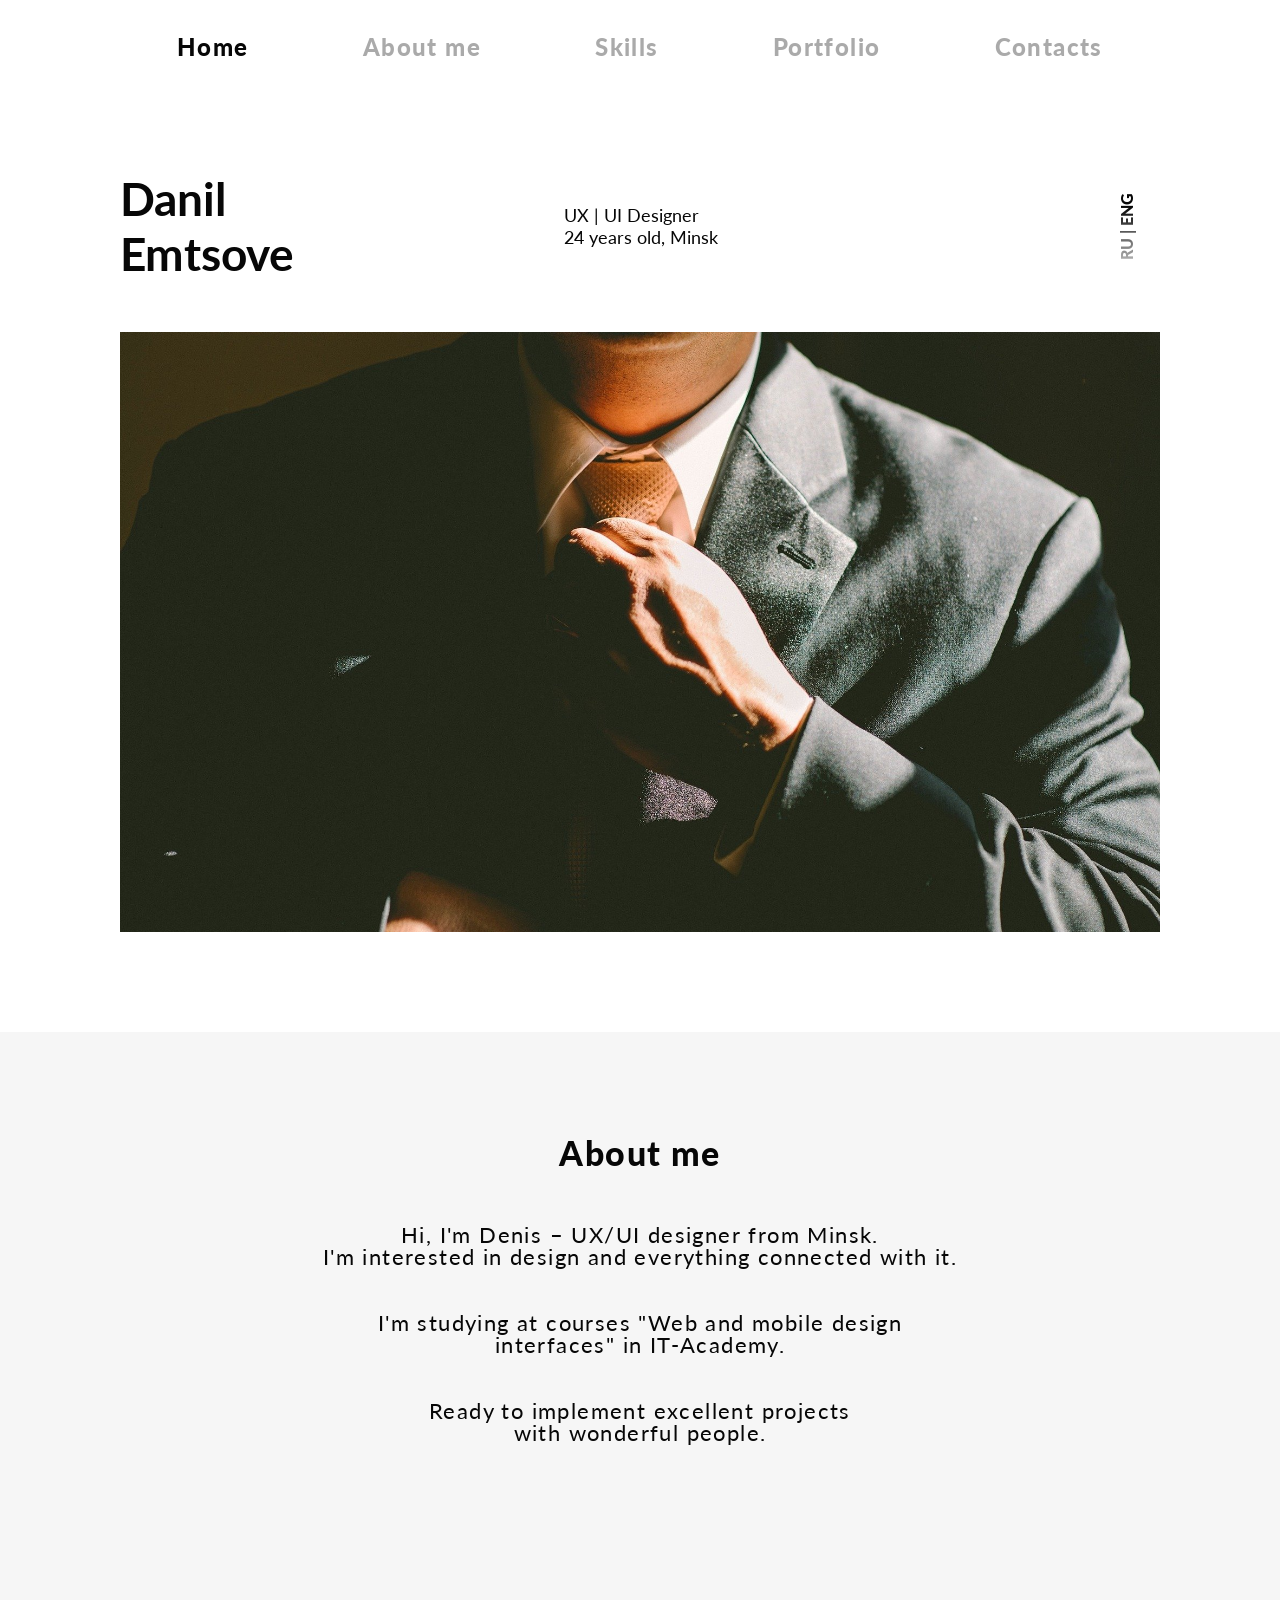
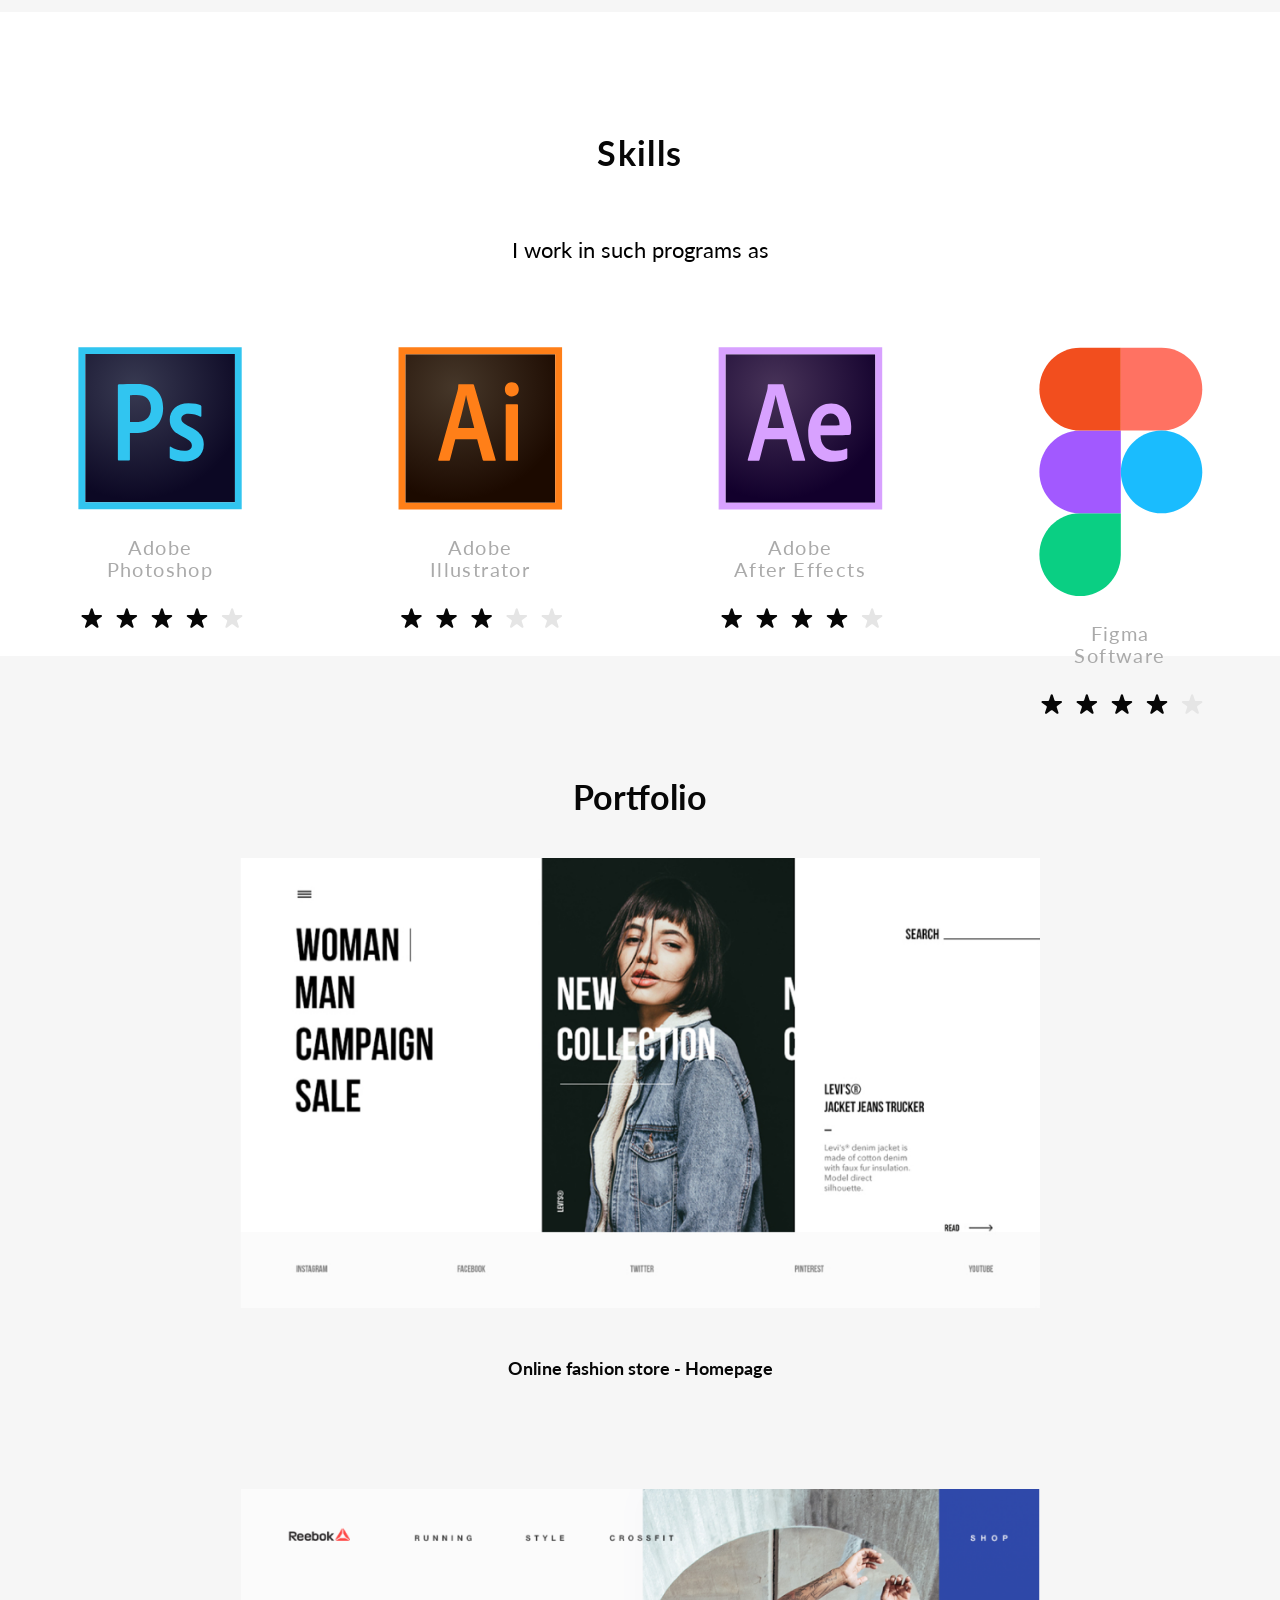
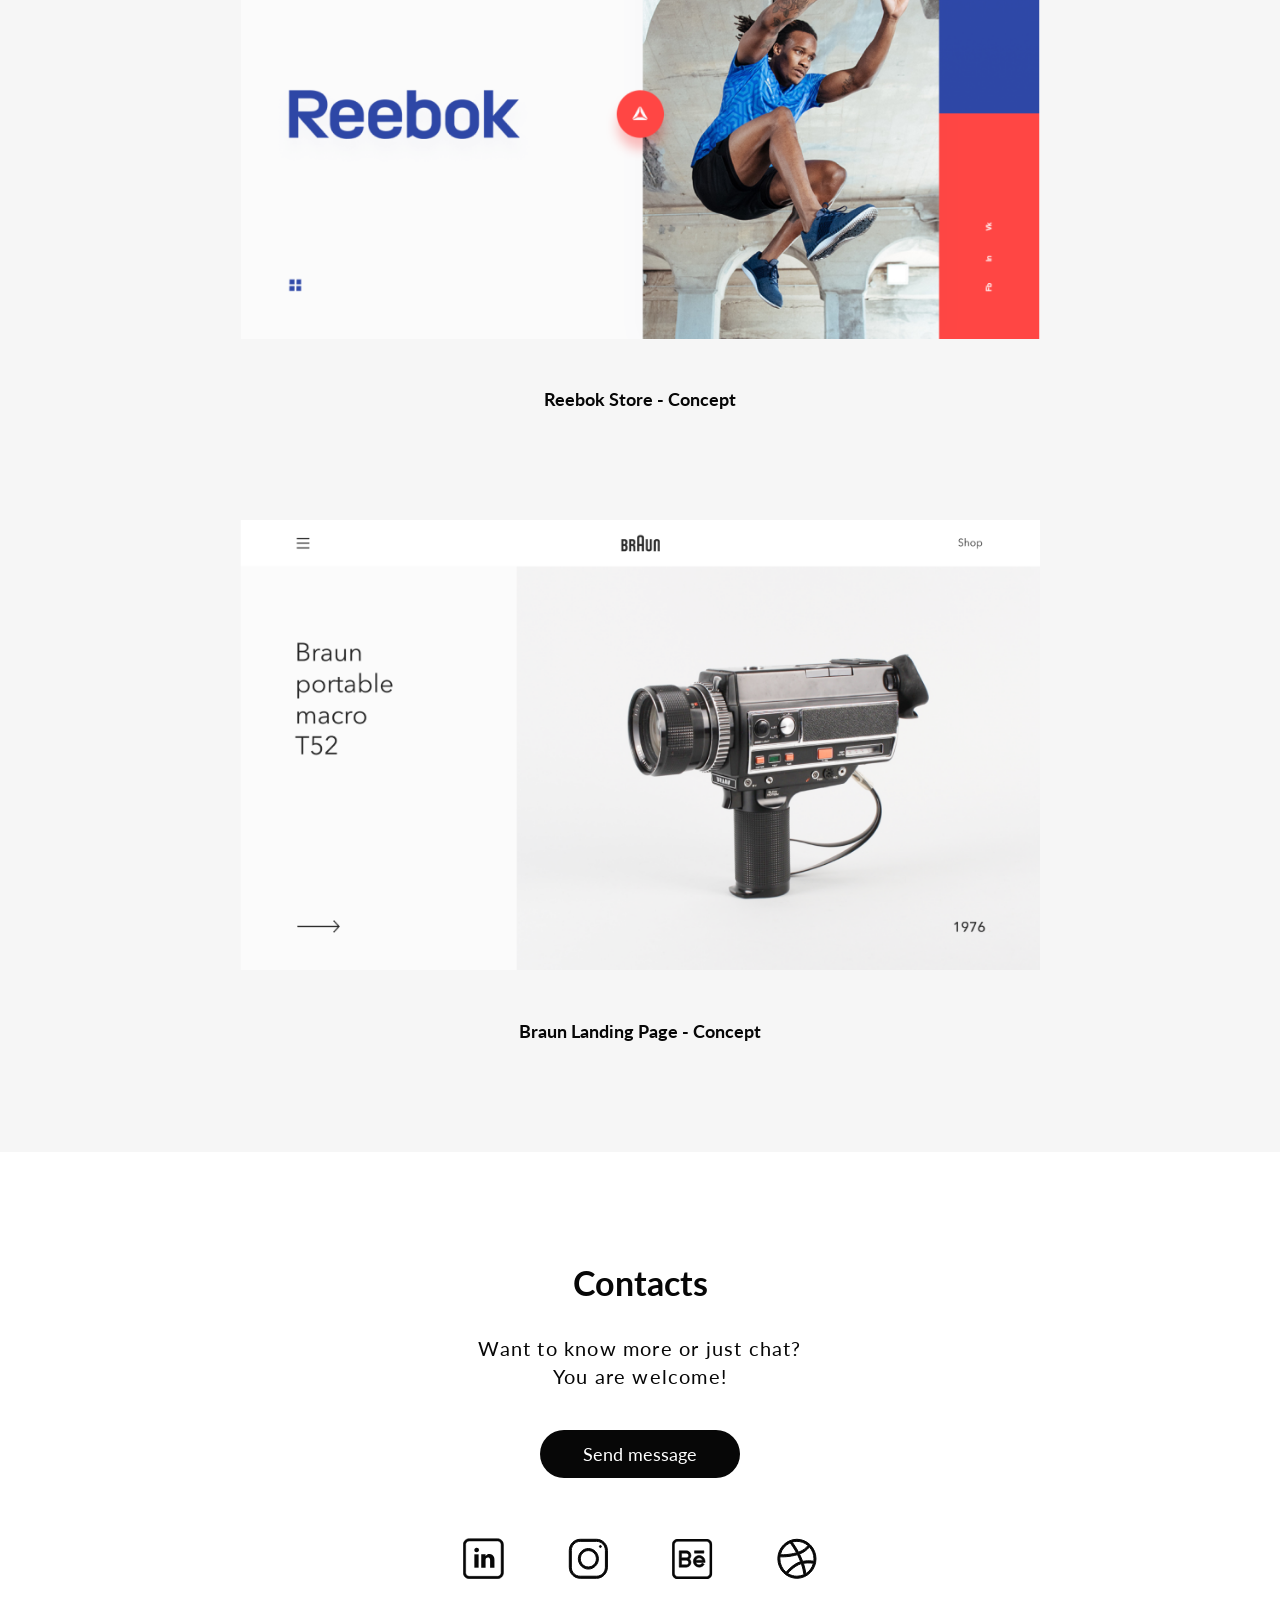
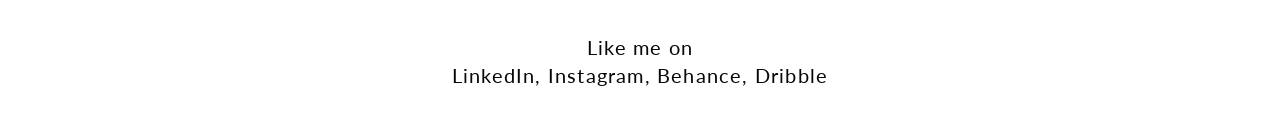
<file: minimal design/index.html>
<!DOCTYPE html>
<html lang="en">
<head>
  <meta charset="UTF-8">
  <meta name="viewport" content="width=device-width, initial-scale=1.0">
  <meta http-equiv="X-UA-Compatible" content="ie=edge">
  <title>Emtsove Danil</title>
  <link rel="stylesheet" href="css/style.min.css">
  <!--Favicon-->
  <link rel="shortcut icon" href="favicon.png" type="image/png">
</head>
<body>
  <!--preloader-->
  <div id="preloader">
    <div id="loader"></div>
  </div>
  <!--/Preloader-->
  <div class="wrapper">
    <!--Header-->
    <div class="wrapper-header">
      <header class="header">
        <div class="menu">
          <ul>
            <li class="home"><a href="#block-1">Home</a></li>
            <li><a href="#block-2">About me</a></li>
            <li><a href="#block-3">Skills</a></li>
            <li><a href="#block-4">Portfolio</a></li>
            <li><a href="#block-5">Contacts</a></li>
          </ul>
        </div>
      </header>
      <!--adaptive menu-->
      <div class="adaptive-menu menu-rest">
        <a href="#" class="menu-btn btn"></a>
        <nav class="menu-list">
          <a href="#" class="menu-close btn"></a>
          <a href="#block-1" class="home">Home</a>
          <a href="#block-2">About me</a>
          <a href="#block-3">Skills</a>
          <a href="#block-4">Portfolio</a>
          <a href="#block-5">Contacts</a>
        </nav>
      </div>
      <!--/adaptive menu-->
      <div id="block-1" class="header-info">
        <div class="name">
          <h1>Danil<br>Emtsove</h1>
          <p class="designer">UX | UI Designer<br>24 years old, Minsk</p>
          <p class="lang">RU | ENG</p>
        </div>
        <div class="man"></div>
      </div>
    </div>
    <!--/Header-->
    <!--About-->
    <div id="block-2" class="about">
      <h1>About me</h1>
      <p>Hi, I'm Denis – UX/UI designer from Minsk. <br>
        I'm interested in design and everything connected with it.
        <br>
        <br>
        <br>
        I'm studying at courses "Web and mobile design 
        <br>interfaces" in IT-Academy.
        <br>
        <br>
        <br>
        Ready to implement excellent projects
        <br>with wonderful people.</p>
    </div>
    <!--/About-->
    <!--Skills-->
    <div id="block-3" class="skills">
      <h1>Skills</h1>
      <p>I work in such programs as</p>
      <div class="skills-wrapper">
        <div class="skills-wrapper__block">
            <img src="img/ico/PS.svg" alt="PhotoShop">
            <p>Adobe<br> Photoshop</p>
            <div class="skills-wrapper__block-stars">
              <img src="img/ico/star.svg" alt="star">
            </div>
        </div>
        <div class="skills-wrapper__block">
          <img src="img/ico/AI.svg" alt="AdobeIllustrator">
            <p>Adobe<br>Illustrator</p>
            <div class="skills-wrapper__block-stars">
              <img src="img/ico/staril.svg" alt="star">
            </div>
        </div>
        <div class="skills-wrapper__block">
          <img src="img/ico/AE.svg" alt="AdobeIllustrator">
          <p>Adobe<br>After Effects</p>
          <div class="skills-wrapper__block-stars">
            <img src="img/ico/star.svg" alt="star">
          </div>
        </div>
        <div class="skills-wrapper__block">
          <img src="img/ico/Figma.svg" alt="figma">
          <p>Figma<br>Software</p>
          <div class="skills-wrapper__block-stars">
            <img src="img/ico/star.svg" alt="star">
          </div>
        </div>
      </div>
    </div>
    <!--/Skills-->
    <!--Portfolio-->
    <div id="block-4" class="portfolio">
      <h1>Portfolio</h1>
      <a href="#"><img src="img/background/1.png" alt="portfolio"></a>
      <a href="#" class="text"><p>Online fashion store - Homepage</p></a>
      <a href="#"><img src="img/background/2.png" alt="portfolio" width="800px" height="450px"></a>
      <a href="#" class="text"><p>Reebok Store - Concept</p></a>
      <a href="#"><img src="img/background/3.png" alt="portfolio" width="800px" height="450px"></a>
      <a href="#" class="text"><p>Braun Landing Page - Concept</p></a>
    </div>
    <!--/Portfolio-->
    <!--Footer-->
    <div id="block-5" class="footer">
      <h1>Contacts</h1>
      <p>Want to know more or just chat?<br> You are welcome!</p>
      <a href="#" class="button">Send message</a>
      <div class="footer-icon">
        <a href="#"><img src="img/ico/in.svg" alt="LinkedIn"></a>
        <a href="#"><img src="img/ico/ins.svg" alt="Instagram"></a>
        <a href="#"><img src="img/ico/Be.svg" alt="Behance"></a>
        <a href="#"><img src="img/ico/ball.svg" alt="Ball"></a>
      </div>
      <p>Like me on<br>LinkedIn, Instagram, Behance, Dribble</p>
    </div>
    <!--.Footer-->
  </div>
  
  <script src="https://ajax.googleapis.com/ajax/libs/jquery/3.4.1/jquery.min.js"></script>
  <script>
    $(window).on('load', function () {
      var $preloader = $('#preloader'),
      $svg_anm   = $preloader.find('.svg_anm');
      $svg_anm.fadeOut();
      $preloader.delay(700).fadeOut('slow');
	  });
  </script>
  <script src="js/libs.min.js"></script>
  <script src="js/main.js"></script>
</body>
</html>
</file>
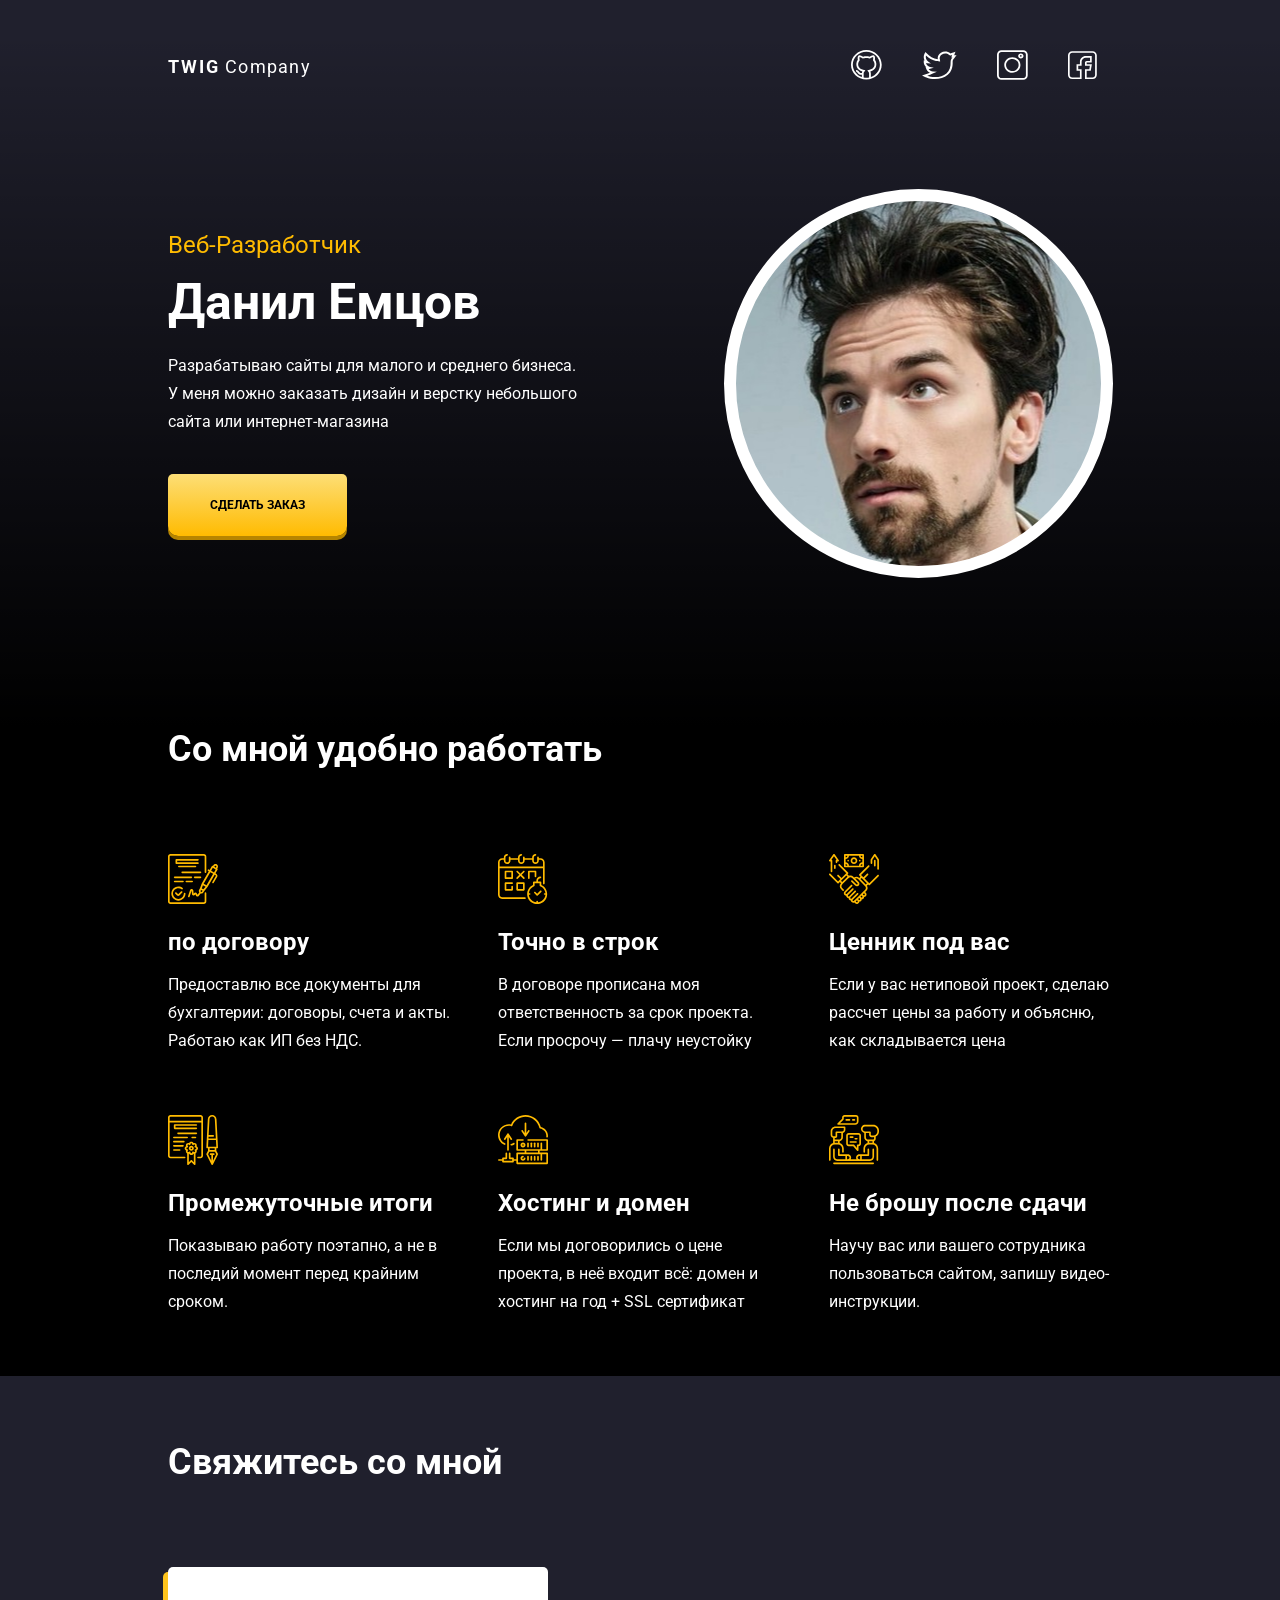
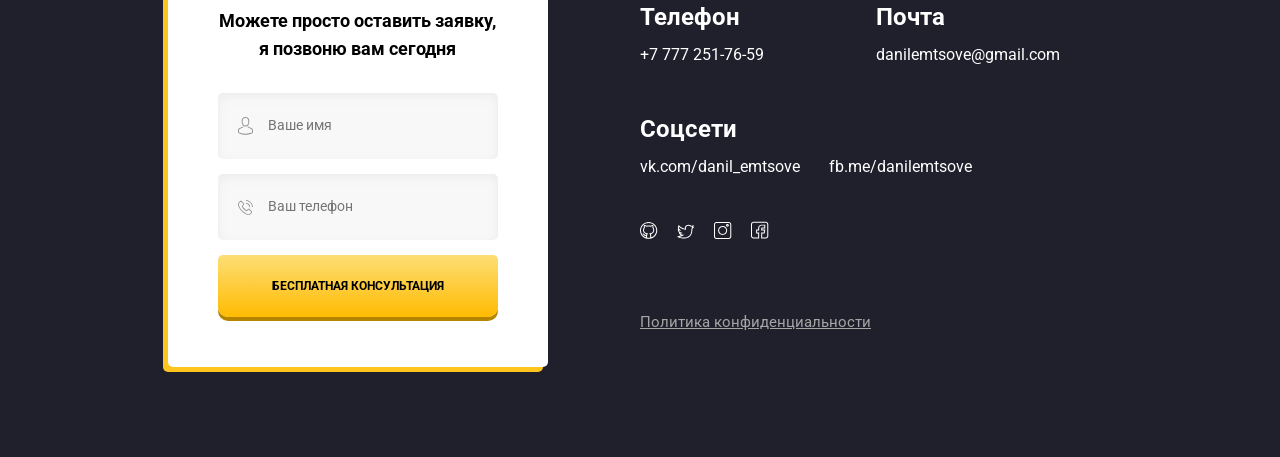
<file: portfolio/index.html>
<!DOCTYPE html>
<html lang="en">
<head>
  <meta charset="UTF-8">
  <meta name="viewport" content="width=device-width, initial-scale=1.0">
  <meta http-equiv="X-UA-Compatible" content="ie=edge">
  <title>Данил Емцов</title>
  <link rel="stylesheet" href="https://cdnjs.cloudflare.com/ajax/libs/animate.css/3.7.2/animate.min.css">
  <link rel="stylesheet" href="css/style.min.css">
  <!--Favicon-->
  <link rel="shortcut icon" href="img/favicon.png" type="image/png">
</head>
<body>
  <header class="hero">
    <div class="conteiner">

      <div class="menu">
        <a href="twig-company.ru" class="logo wow fadeInDown" data-wow-delay="0.8s">TWIG<span>Company</span></a>
        <div class="social-links wow fadeInRight" data-wow-delay="0.6s">
          <a href="#"><img src="img/sotial/github.svg" alt="github"></a>
          <a href="#"><img src="img/sotial/twitter.svg" alt="twitter"></a>
          <a href="#"><img src="img/sotial/instagram.svg" alt="instagram"></a>
          <a href="#"><img src="img/sotial/facebook.svg" alt="facebook"></a>
        </div>
      </div>

      <div class="hero-content">
        <div class="hero-text">
          <span class="hero-subtitle wow fadeInRight" data-wow-delay="0.2s">Веб-Разработчик</span>
          <h1 class="hero-title wow fadeInRight" data-wow-delay="0.4s">Данил Емцов</h1>
          <p class="hero-description wow fadeInRight" data-wow-delay="0.6s">Разрабатываю сайты для малого и среднего бизнеса. У меня можно заказать дизайн и верстку небольшого сайта или интернет-магазина </p>
          <button class="btn hero-btn wow fadeInRight" data-wow-delay="0.8s">Сделать Заказ</button>
        </div>
        <div class="hero-avatar wow fadeIn" data-wow-delay="1.4s">

        </div>
      </div>
    </div>
  </header>
  
  <main>
    <section class="features">
      <div class="conteiner">
        <h2 class="section-title wow fadeInLeft" data-wow-delay="1s">Со мной удобно работать</h2>
        <div class="features-block">
          <div class="features-item wow fadeInDown" data-wow-delay="0.5s">
            <img src="img/icon/offer.svg" alt="По договору" class="features-image">
            <h3 class="features-title">по договору</h3>
            <p class="features-text">Предоставлю все документы для бухгалтерии: договоры, счета и акты. Работаю как ИП без НДС.</p>
          </div>
          <div class="features-item wow fadeInDown" data-wow-delay="0.5s">
            <img src="img/icon/deadline.svg" alt="Точно в строк" class="features-image">
            <h3 class="features-title">Точно в строк</h3>
            <p class="features-text">В договоре прописана моя ответственность за срок проекта. Если просрочу — плачу неустойку</p>
          </div>
          <div class="features-item wow fadeInDown" data-wow-delay="0.5s">
            <img src="img/icon/agreement.svg" alt="Ценник под вас" class="features-image">
            <h3 class="features-title">Ценник под вас</h3>
            <p class="features-text">Если у вас нетиповой проект, сделаю рассчет цены за работу и объясню, как складывается цена</p>
          </div>
          <div class="features-item wow fadeInUp" data-wow-delay="0.5s">
            <img src="img/icon/steps.svg" alt="Промежуточные итоги" class="features-image">
            <h3 class="features-title">Промежуточные итоги</h3>
            <p class="features-text">Показываю работу поэтапно, а не в последий момент перед крайним сроком.</p>
          </div>
          <div class="features-item wow fadeInUp" data-wow-delay="0.5s">
            <img src="img/icon/storage.svg" alt="Хостинг и домен" class="features-image">
            <h3 class="features-title">Хостинг и домен</h3>
            <p class="features-text">Если мы договорились о цене проекта, в неё входит всё: домен и хостинг на год + SSL сертификат</p>
          </div>
          <div class="features-item wow fadeInUp" data-wow-delay="0.5s">
            <img src="img/icon/conversation.svg" alt="Не брошу после сдачи" class="features-image">
            <h3 class="features-title">Не брошу после сдачи</h3>
            <p class="features-text">Научу вас или вашего сотрудника пользоваться сайтом, запишу видео-инструкции.</p>
          </div>
        </div>
      </div>
    </section>
  </main>

  <footer class="section">
    <div class="conteiner">
      <h2 class="section-title wow fadeInLeft">Свяжитесь со мной</h2>
      <div class="contacts-block">
        <form action="#" class="contacts-form wow fadeIn" data-wow-delay="0.8s">
          <h4 class="form-title">Можете просто оставить заявку, я позвоню вам сегодня</h4>
          <input type="text" class="input input-name" placeholder="Ваше имя">
          <input type="text" class="input input-phone" placeholder="Ваш телефон">
          <button class="btn form-btn">Бесплатная консультация</button>
        </form>
        <div class="contacts-text">
          <div class="contacts-data">
            <div class="contacts-phone">
              <h4 class="contacts-title">Телефон</h4>
              <a href="tel:+7772517659" class="contacts-link">+7 777 251-76-59</a>
            </div>
            <div class="contacts-mail">
              <h4 class="contacts-title wow fadeInRight" data-wow-delay="1s">Почта</h4>
              <a href="mailto:danilemtsove@gmail.com" class="contacts-link">danilemtsove@gmail.com</a>
            </div>
            <div class="contacts-social">
              <h4 class="contacts-title">Соцсети</h4>
              <a href="https://vk.com/danil_emtsove" class="contacts-link">vk.com/danil_emtsove</a>
              <a href="#" class="contacts-link">fb.me/danilemtsove</a>
            </div>
          </div>
          <div class="social-links">
            <a href="#"><img src="img/sotial/github.svg" alt="github"></a>
            <a href="#"><img src="img/sotial/twitter.svg" alt="twitter"></a>
            <a href="#"><img src="img/sotial/instagram.svg" alt="instagram"></a>
            <a href="#"><img src="img/sotial/facebook.svg" alt="facebook"></a>
          </div>
          <a href="#" class="contacts-policy wow fadeInUp" data-wow-delay="0.6s">Политика конфиденциальности</a>
        </div>
      </div>
    </div>
  </footer>


  <script src="https://cdnjs.cloudflare.com/ajax/libs/wow/1.1.2/wow.min.js"></script>
  <script src="https://ajax.googleapis.com/ajax/libs/jquery/3.4.1/jquery.min.js"></script>
  <script src="js/main.js"></script>
</body>
</html>
</file>
<file: minimal design/css/style.min.css>
/*! normalize.css v8.0.1 | MIT License | github.com/necolas/normalize.css */@import url("https://fonts.googleapis.com/css2?family=Lato:wght@400;700;900&display=swap");html{line-height:1.15;-webkit-text-size-adjust:100%}body{margin:0}main{display:block}h1{font-size:2em;margin:0.67em 0}hr{-webkit-box-sizing:content-box;box-sizing:content-box;height:0;overflow:visible}pre{font-family:monospace, monospace;font-size:1em}a{background-color:transparent}abbr[title]{border-bottom:none;text-decoration:underline;-webkit-text-decoration:underline dotted;text-decoration:underline dotted}b,strong{font-weight:bolder}code,kbd,samp{font-family:monospace, monospace;font-size:1em}small{font-size:80%}sub,sup{font-size:75%;line-height:0;position:relative;vertical-align:baseline}sub{bottom:-0.25em}sup{top:-0.5em}img{border-style:none}button,input,optgroup,select,textarea{font-family:inherit;font-size:100%;line-height:1.15;margin:0}button,input{overflow:visible}button,select{text-transform:none}button,[type="button"],[type="reset"],[type="submit"]{-webkit-appearance:button}button::-moz-focus-inner,[type="button"]::-moz-focus-inner,[type="reset"]::-moz-focus-inner,[type="submit"]::-moz-focus-inner{border-style:none;padding:0}button:-moz-focusring,[type="button"]:-moz-focusring,[type="reset"]:-moz-focusring,[type="submit"]:-moz-focusring{outline:1px dotted ButtonText}fieldset{padding:0.35em 0.75em 0.625em}legend{-webkit-box-sizing:border-box;box-sizing:border-box;color:inherit;display:table;max-width:100%;padding:0;white-space:normal}progress{vertical-align:baseline}textarea{overflow:auto}[type="checkbox"],[type="radio"]{-webkit-box-sizing:border-box;box-sizing:border-box;padding:0}[type="number"]::-webkit-inner-spin-button,[type="number"]::-webkit-outer-spin-button{height:auto}[type="search"]{-webkit-appearance:textfield;outline-offset:-2px}[type="search"]::-webkit-search-decoration{-webkit-appearance:none}::-webkit-file-upload-button{-webkit-appearance:button;font:inherit}details{display:block}summary{display:list-item}template{display:none}[hidden]{display:none}.slick-slider{position:relative;display:block;-webkit-box-sizing:border-box;box-sizing:border-box;-webkit-user-select:none;-moz-user-select:none;-ms-user-select:none;user-select:none;-webkit-touch-callout:none;-khtml-user-select:none;-ms-touch-action:pan-y;touch-action:pan-y;-webkit-tap-highlight-color:transparent}.slick-list{position:relative;display:block;overflow:hidden;margin:0;padding:0}.slick-list:focus{outline:none}.slick-list.dragging{cursor:pointer;cursor:hand}.slick-slider .slick-track,.slick-slider .slick-list{-webkit-transform:translate3d(0, 0, 0);-ms-transform:translate3d(0, 0, 0);transform:translate3d(0, 0, 0)}.slick-track{position:relative;top:0;left:0;display:block;margin-left:auto;margin-right:auto}.slick-track:before,.slick-track:after{display:table;content:''}.slick-track:after{clear:both}.slick-loading .slick-track{visibility:hidden}.slick-slide{display:none;float:left;height:100%;min-height:1px}[dir='rtl'] .slick-slide{float:right}.slick-slide img{display:block}.slick-slide.slick-loading img{display:none}.slick-slide.dragging img{pointer-events:none}.slick-initialized .slick-slide{display:block}.slick-loading .slick-slide{visibility:hidden}.slick-vertical .slick-slide{display:block;height:auto;border:1px solid transparent}.slick-arrow.slick-hidden{display:none}#preloader{position:fixed;left:0;top:0;width:100%;height:100%;background:#fff;z-index:999}#loader{width:75px;height:75px;border:10px solid #070707;border-radius:50%;border-top-color:#f5f5f5;position:absolute;left:50%;top:50%;-webkit-transform:translate(-50%, -50%);-ms-transform:translate(-50%, -50%);transform:translate(-50%, -50%);-webkit-animation:2s loader ease-out;animation:2s loader ease-out}@-webkit-keyframes loader{from{-webkit-transform:translate(-50%, -50%) rotate(0deg);transform:translate(-50%, -50%) rotate(0deg)}to{-webkit-transform:translate(-50%, -50%) rotate(360deg);transform:translate(-50%, -50%) rotate(360deg)}}@keyframes loader{from{-webkit-transform:translate(-50%, -50%) rotate(0deg);transform:translate(-50%, -50%) rotate(0deg)}to{-webkit-transform:translate(-50%, -50%) rotate(360deg);transform:translate(-50%, -50%) rotate(360deg)}}.wrapper .wrapper-header{margin:0 120px 0 120px}.wrapper .adaptive-menu{position:fixed;left:0;top:0;z-index:99;width:100%;height:110vh;background-color:#fff;-webkit-transition:0.5s;-o-transition:0.5s;transition:0.5s;-webkit-transform:translateX(-100%);-ms-transform:translateX(-100%);transform:translateX(-100%);display:none}.wrapper .menu_active{-webkit-transform:translateX(0%);-ms-transform:translateX(0%);transform:translateX(0%)}.wrapper .menu-list{display:-webkit-box;display:-ms-flexbox;display:flex;-ms-flex-pack:distribute;justify-content:space-around;height:80%;-webkit-box-orient:vertical;-webkit-box-direction:normal;-ms-flex-direction:column;flex-direction:column;margin-left:120px}.wrapper .menu-list .home{color:#070707}.wrapper .menu-list a{text-decoration:none;font-weight:900;font-family:"Lato",sans-serif;font-size:54px;line-height:52px;color:#AAA}.wrapper .menu-btn{width:55px;height:55px;position:absolute;right:-98%;top:2%;visibility:visible;background-image:url("../img/ico/menu.svg");background-repeat:no-repeat;background-size:135%}.wrapper .none-visible{visibility:hidden}.wrapper .menu-close{position:absolute;right:55px;top:55px;width:55px;height:55px;background-image:url("../img/ico/menu.svg");background-repeat:no-repeat;background-size:135%}.wrapper .header{width:100%;margin:35px 0 40px 0}.wrapper .header .menu{height:65px;z-index:1000}.wrapper .header .menu ul{display:-webkit-box;display:-ms-flexbox;display:flex;-ms-flex-pack:distribute;justify-content:space-around;padding:0;margin:0}.wrapper .header .menu ul .home a{color:#070707}.wrapper .header .menu ul li{list-style:none}.wrapper .header .menu ul li a{position:relative;text-decoration:none;font-family:"Lato",sans-serif;font-weight:900;font-size:24px;letter-spacing:1.4px;line-height:24px;color:#AAA;-webkit-transition:1s;-o-transition:1s;transition:1s}.wrapper .header .menu ul li a::before{content:'';bottom:0;left:0;position:absolute;width:0%;height:2px;background-color:#000;-webkit-transition:1s;-o-transition:1s;transition:1s}.wrapper .header .menu ul li a:hover{color:#070707}.wrapper .header .menu ul li a:hover::before{width:100%}.wrapper .header .menu ul li.active a{color:#070707}.wrapper .header .menu ul li.active a::before{width:100%}.wrapper .header .menu.cloned{padding-top:15px;position:fixed;top:0;margin:0;z-index:9999;display:none;left:0;background-color:#fefefe}.wrapper .name{display:-webkit-box;display:-ms-flexbox;display:flex;-webkit-box-pack:justify;-ms-flex-pack:justify;justify-content:space-between;-webkit-box-align:center;-ms-flex-align:center;align-items:center;color:#070707;margin-bottom:20px}.wrapper .name h1{font-family:"Lato",sans-serif;font-size:46px;line-height:55px}.wrapper .name p{font-family:"Lato",sans-serif;font-weight:400;font-size:18px;line-height:22px}.wrapper .name .designer{margin-right:105px}.wrapper .name .lang{-webkit-transform:rotate(270deg);-ms-transform:rotate(270deg);transform:rotate(270deg);font-size:16px;line-height:20px;font-family:"Lato",sans-serif;font-weight:900;background:-o-linear-gradient(2.65deg, #aaa 1.82%, #070707 78%);background:linear-gradient(87.35deg, #aaa 1.82%, #070707 78%);-webkit-background-clip:text;-webkit-text-fill-color:transparent}.wrapper .man{width:100%;height:600px;background-image:url("../img/background/man.jpg");background-repeat:no-repeat;background-position:center;background-size:100%;margin-bottom:100px}.wrapper .about{width:100%;height:580px;background-color:#F6F6F6;text-align:center;color:#070707;letter-spacing:1.4px}.wrapper .about h1{padding-top:100px;font-family:"Lato",sans-serif;font-weight:900;font-size:34px;line-height:42px}.wrapper .about p{margin-top:50px;font-family:"Lato",sans-serif;font-weight:400;font-size:22px;line-height:22px}.wrapper .block{z-index:1;text-align:center;border:1px dashed #ddd;padding:100px 0;margin-bottom:20px;font-size:18px;background:#eeeeee}.wrapper .skills{margin-top:120px}.wrapper .skills h1{font-family:"Lato",sans-serif;font-size:34px;line-height:42px;letter-spacing:1.4px;text-align:center;color:#070707}.wrapper .skills p{font-family:"Lato",sans-serif;font-size:22px;line-height:22px;text-align:center;margin-top:65px}.wrapper .skills-wrapper{margin-top:85px;margin-bottom:100px;display:-webkit-box;display:-ms-flexbox;display:flex;-ms-flex-pack:distribute;justify-content:space-around}.wrapper .skills-wrapper__block{width:165px;height:210px;display:-webkit-box;display:-ms-flexbox;display:flex;-webkit-box-orient:vertical;-webkit-box-direction:normal;-ms-flex-direction:column;flex-direction:column}.wrapper .skills-wrapper__block img{-webkit-box-align:center;-ms-flex-align:center;align-items:center}.wrapper .skills-wrapper__block p{margin:25px 0 25px 0;font-family:"Lato",sans-serif;font-weight:400;font-size:20px;color:#AAA;line-height:22px;letter-spacing:1.4px;text-align:center}.wrapper .portfolio{display:-webkit-box;display:-ms-flexbox;display:flex;-webkit-box-orient:vertical;-webkit-box-direction:normal;-ms-flex-direction:column;flex-direction:column;padding:0 250px 0 250px;background-color:#F6F6F6;color:#070707}.wrapper .portfolio h1{margin-top:120px;margin-bottom:40px;font-family:"Lato",sans-serif;font-size:34px;line-height:42px;text-align:center}.wrapper .portfolio a{-ms-flex-item-align:center;align-self:center}.wrapper .portfolio a img{width:800px;height:450px}.wrapper .portfolio .text{font-family:"Lato",sans-serif;font-weight:700;color:#070707;font-size:18px;position:relative;line-height:22px;text-decoration:none;margin-bottom:100px}.wrapper .portfolio .text p{margin-top:45px;margin-bottom:10px}.wrapper .portfolio .text::before{content:'';bottom:0;right:0;position:absolute;width:0%;height:3px;background-color:#070707;-webkit-transition:0.8s;-o-transition:0.8s;transition:0.8s}.wrapper .portfolio .text:hover:before{width:100%;left:0}.wrapper .footer{display:-webkit-box;display:-ms-flexbox;display:flex;-webkit-box-orient:vertical;-webkit-box-direction:normal;-ms-flex-direction:column;flex-direction:column;color:#070707}.wrapper .footer h1{font-family:"Lato",sans-serif;margin-top:110px;margin-bottom:0px;font-size:34px;line-height:42px;text-align:center}.wrapper .footer p{margin-top:30px;text-align:center;font-family:"Lato",sans-serif;font-weight:400;font-size:20px;line-height:28px;letter-spacing:1.2px;margin-bottom:40px}.wrapper .footer .button{width:200px;height:48px;background-color:#070707;border-radius:25px;-ms-flex-item-align:center;align-self:center;text-align:center;line-height:48px;font-family:"Lato",sans-serif;font-size:18px;color:#fff;text-decoration:none;margin-bottom:60px;-webkit-transition:0.5s;-o-transition:0.5s;transition:0.5s}.wrapper .footer .button:hover{-webkit-box-shadow:0px 0px 40px -10px rgba(0,0,0,0.7);box-shadow:0px 0px 40px -10px rgba(0,0,0,0.7)}.wrapper .footer-icon{-ms-flex-item-align:center;align-self:center;margin-bottom:20px}.wrapper .footer-icon a{margin-right:60px}.wrapper .footer-icon a:last-child{margin-right:0}@media screen and (max-device-width: 768px){.wrapper{width:768px}.wrapper .wrapper-header{margin:0 30px 0 30px}.wrapper .wrapper-header .adaptive-menu{display:block;height:150vh}.wrapper .header{display:none;margin:0}.wrapper .name{display:block;margin-top:65px;margin-bottom:0}.wrapper .name .lang{display:none}.wrapper .name h1{font-size:51px}.wrapper .name p{font-size:22px;margin-bottom:0}.wrapper .about h1{font-size:46px}.wrapper .about p{font-size:26px;line-height:30px}.wrapper .skills h1{font-size:46px}.wrapper .skills p{font-size:26px}.wrapper .portfolio h1{font-size:42px}.wrapper .portfolio a img{width:600px;height:320px}.wrapper .footer h1{font-size:42px}.wrapper .footer p{font-size:26px}.wrapper .footer .button{width:215px;font-size:24px}}@media screen and (max-device-width: 375px){#preloader{width:375px}.wrapper .adaptive-menu{height:215vh}}
</file>
<file: portfolio/css/style.min.css>
/*! normalize.css v8.0.1 | MIT License | github.com/necolas/normalize.css */@import url("https://fonts.googleapis.com/css?family=Roboto:400,700&display=swap&subset=cyrillic");html{line-height:1.15;-webkit-text-size-adjust:100%}body{margin:0}main{display:block}h1{font-size:2em;margin:0.67em 0}hr{-webkit-box-sizing:content-box;box-sizing:content-box;height:0;overflow:visible}pre{font-family:monospace, monospace;font-size:1em}a{background-color:transparent}abbr[title]{border-bottom:none;text-decoration:underline;-webkit-text-decoration:underline dotted;text-decoration:underline dotted}b,strong{font-weight:bolder}code,kbd,samp{font-family:monospace, monospace;font-size:1em}small{font-size:80%}sub,sup{font-size:75%;line-height:0;position:relative;vertical-align:baseline}sub{bottom:-0.25em}sup{top:-0.5em}img{border-style:none}button,input,optgroup,select,textarea{font-family:inherit;font-size:100%;line-height:1.15;margin:0}button,input{overflow:visible}button,select{text-transform:none}button,[type="button"],[type="reset"],[type="submit"]{-webkit-appearance:button}button::-moz-focus-inner,[type="button"]::-moz-focus-inner,[type="reset"]::-moz-focus-inner,[type="submit"]::-moz-focus-inner{border-style:none;padding:0}button:-moz-focusring,[type="button"]:-moz-focusring,[type="reset"]:-moz-focusring,[type="submit"]:-moz-focusring{outline:1px dotted ButtonText}fieldset{padding:0.35em 0.75em 0.625em}legend{-webkit-box-sizing:border-box;box-sizing:border-box;color:inherit;display:table;max-width:100%;padding:0;white-space:normal}progress{vertical-align:baseline}textarea{overflow:auto}[type="checkbox"],[type="radio"]{-webkit-box-sizing:border-box;box-sizing:border-box;padding:0}[type="number"]::-webkit-inner-spin-button,[type="number"]::-webkit-outer-spin-button{height:auto}[type="search"]{-webkit-appearance:textfield;outline-offset:-2px}[type="search"]::-webkit-search-decoration{-webkit-appearance:none}::-webkit-file-upload-button{-webkit-appearance:button;font:inherit}details{display:block}summary{display:list-item}template{display:none}[hidden]{display:none}.slick-slider{position:relative;display:block;-webkit-box-sizing:border-box;box-sizing:border-box;-webkit-user-select:none;-moz-user-select:none;-ms-user-select:none;user-select:none;-webkit-touch-callout:none;-khtml-user-select:none;-ms-touch-action:pan-y;touch-action:pan-y;-webkit-tap-highlight-color:transparent}.slick-list{position:relative;display:block;overflow:hidden;margin:0;padding:0}.slick-list:focus{outline:none}.slick-list.dragging{cursor:pointer;cursor:hand}.slick-slider .slick-track,.slick-slider .slick-list{-webkit-transform:translate3d(0, 0, 0);-ms-transform:translate3d(0, 0, 0);transform:translate3d(0, 0, 0)}.slick-track{position:relative;top:0;left:0;display:block;margin-left:auto;margin-right:auto}.slick-track:before,.slick-track:after{display:table;content:''}.slick-track:after{clear:both}.slick-loading .slick-track{visibility:hidden}.slick-slide{display:none;float:left;height:100%;min-height:1px}[dir='rtl'] .slick-slide{float:right}.slick-slide img{display:block}.slick-slide.slick-loading img{display:none}.slick-slide.dragging img{pointer-events:none}.slick-initialized .slick-slide{display:block}.slick-loading .slick-slide{visibility:hidden}.slick-vertical .slick-slide{display:block;height:auto;border:1px solid transparent}.slick-arrow.slick-hidden{display:none}body{margin:0;font-family:'Roboto',sans-serif;background-color:#20202d;color:#fff}*,*::before,*::after{-webkit-box-sizing:border-box;box-sizing:border-box}.hero{padding-top:50px;background:-webkit-gradient(linear, left bottom, left top, color-stop(.01%, #000), color-stop(95.44%, rgba(0,0,0,0)));background:-o-linear-gradient(bottom, #000 .01%, rgba(0,0,0,0) 95.44%);background:linear-gradient(0deg, #000 .01%, rgba(0,0,0,0) 95.44%);padding-bottom:150px}.conteiner{max-width:945px;margin:auto}.section{padding:65px 0 90px 0}.section-title{margin:0 0 84px 0;font-weight:bold;font-size:36px;line-height:42px}.menu{display:-webkit-box;display:-ms-flexbox;display:flex;-webkit-box-pack:justify;-ms-flex-pack:justify;justify-content:space-between;-webkit-box-align:center;-ms-flex-align:center;align-items:center;margin-bottom:105px}.menu .logo{font-size:18px;color:#fff;text-decoration:none;font-weight:700;letter-spacing:2.1px;position:relative}.menu .logo::before{content:'';width:0%;top:-2px;position:absolute;background-color:#fff;height:1.2px;-webkit-transition:1.5s;-o-transition:1.5s;transition:1.5s}.menu .logo:hover::before{width:100%}.menu .logo span{margin-left:5px;font-weight:normal;letter-spacing:1.3px}.menu .social-links img{height:30px;margin-left:20px}.hero-content{display:-webkit-box;display:-ms-flexbox;display:flex;-webkit-box-pack:justify;-ms-flex-pack:justify;justify-content:space-between;-webkit-box-align:center;-ms-flex-align:center;align-items:center}.hero-subtitle{display:block;font-size:24px;line-height:28px;color:#FFBB01;margin-bottom:14px}.hero-title{font-weight:bold;font-size:50px;line-height:59px;margin:0 0 20px 0}.hero-description{font-size:16px;line-height:28px;max-width:420px;margin-bottom:38px}.btn{cursor:pointer;padding:24px 42px;background:-webkit-gradient(linear, left top, left bottom, from(#FDDE76), to(#FFBB01));background:-o-linear-gradient(top, #FDDE76 0%, #FFBB01 100%);background:linear-gradient(180deg, #FDDE76 0%, #FFBB01 100%);-webkit-box-shadow:0px 4px 0px #B68500;box-shadow:0px 4px 0px #B68500;border:none;border-radius:5px 5px 10px 10px;font-size:12px;line-height:14px;text-transform:uppercase;font-weight:bold}.hero-avatar{width:389px;height:389px;background-image:url("../img/face.jpg");border-radius:50%;background-position:center top -35px;background-repeat:no-repeat;border:12px solid #fff}.features{background-color:#000}.features-block{display:-webkit-box;display:-ms-flexbox;display:flex;-ms-flex-wrap:wrap;flex-wrap:wrap;-webkit-box-pack:justify;-ms-flex-pack:justify;justify-content:space-between}.features-item{width:30%;margin-bottom:60px}.features-image{display:block;margin-bottom:20px}.features-title{font-weight:bold;font-size:24px;line-height:28px;margin-bottom:15px}.features-text{font-size:16px;line-height:28px;margin:0}.contacts-form{background:#fff;border-radius:5px;-webkit-box-shadow:-5px 5px 0px #FFC41D;box-shadow:-5px 5px 0px #FFC41D;max-width:380px;padding:40px 50px 50px 50px}.form-title{color:#000;text-align:center;font-weight:bold;font-size:18px;line-height:28px;margin:0;margin-bottom:30px}.input{background:#F8F8F8;border:none;line-height:28px;font-size:14px;-webkit-box-shadow:inset 0px 3px 10px rgba(199,199,199,0.25);box-shadow:inset 0px 3px 10px rgba(199,199,199,0.25);border-radius:5px;padding:18px 0 20px 50px;width:100%}.input-name{margin-bottom:15px;background-image:url("../img/icon/user.svg");background-repeat:no-repeat;background-position:center left 20px}.input-phone{margin-bottom:15px;background-image:url("../img/icon/phone.svg");background-repeat:no-repeat;background-position:center left 20px}.form-btn{width:100%}.contacts-block{display:-webkit-box;display:-ms-flexbox;display:flex;-webkit-box-pack:justify;-ms-flex-pack:justify;justify-content:space-between;-webkit-box-align:center;-ms-flex-align:center;align-items:center}.contacts-text{-ms-flex-preferred-size:50%;flex-basis:50%}.contacts-data{display:-webkit-box;display:-ms-flexbox;display:flex;-ms-flex-wrap:wrap;flex-wrap:wrap;margin-bottom:45px}.contacts-phone,.contacts-mail{-ms-flex-preferred-size:50%;flex-basis:50%;margin-bottom:50px}.contacts-social{-ms-flex-preferred-size:100%;flex-basis:100%}.contacts-title{font-weight:bold;font-size:24px;line-height:28px;margin:0;margin-bottom:15px}.contacts-link{text-decoration:none;color:inherit;margin-right:25px}.contacts-link:hover{text-decoration:underline}.social-link:first-child{margin-left:0}.social-links a{margin-right:15px}.contacts-policy{font-size:15px;line-height:18px;-webkit-text-decoration-line:underline;text-decoration-line:underline;color:#A5A5A5;display:inline-block;margin-top:70px}@media screen and (max-width: 414px){.hero{padding-top:30px}.hero-content{text-align:center}.hero-text{padding:0 40px}.hero-avatar{margin-bottom:35px;width:180px;height:180px;margin-bottom:25px;background-position:center top -5px;background-size:cover}.hero-content{-webkit-box-orient:vertical;-webkit-box-direction:reverse;-ms-flex-direction:column-reverse;flex-direction:column-reverse}.hero-title{font-size:28px;line-height:28px}.hero-subtitle{font-size:18px;line-height:27px}.hero-description{font-size:16px;line-height:140%}.menu{margin-bottom:60px;padding:0 10px}.menu .social-links a{margin-right:0}.menu .social-links a img{height:25px}.feature{padding:0 20px}.contacts-block{-webkit-box-orient:vertical;-webkit-box-direction:normal;-ms-flex-direction:column;flex-direction:column;padding:0 30px}.section{padding-bottom:25px}.section-title{padding-left:0}.section-title{padding-left:0;font-size:24px;text-align:center;line-height:22px;margin-bottom:65px}.features-item{width:100%;padding:0 62px}.contact-form{padding:30px 40px 40px 40px}.contacts-text{margin-top:50px}}@media screen and (max-width: 375px){.features-item{padding:0 48px}.hero-content{padding:0 10px}.feature-block{padding:0 15px}footer{padding-left:55px}}@media screen and (max-width: 360px){.menu{padding:10px 10px;margin-bottom:35px}.menu .social-links a img{height:24px}.features-item{padding:0 38px}}@media screen and (max-width: 320px){.hero{padding-top:10px;padding-bottom:95px}.hero-description{margin-bottom:35px}.hero-text{padding:0}.menu{margin-bottom:10px}.menu .social-links a img{height:15px}.features-item{padding:0 20px}.contacts-link{margin-right:0}}
</file>
